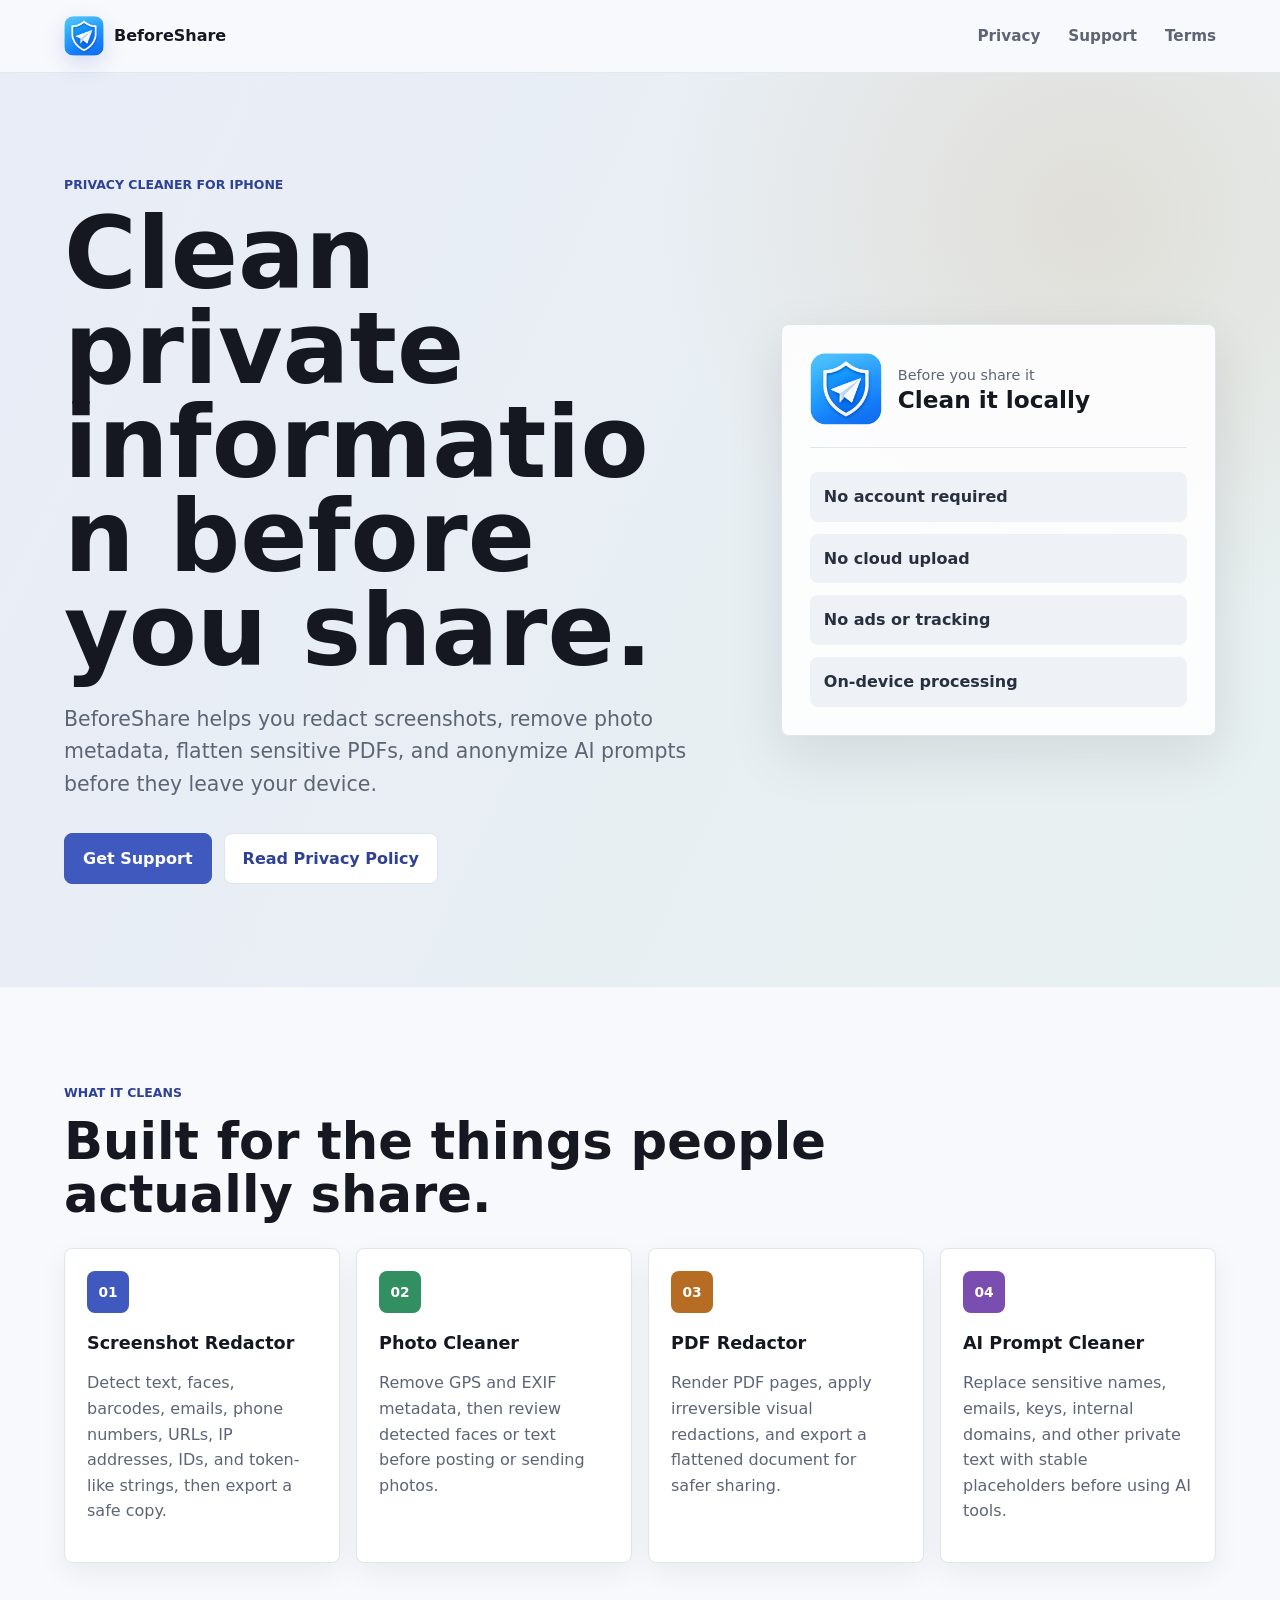
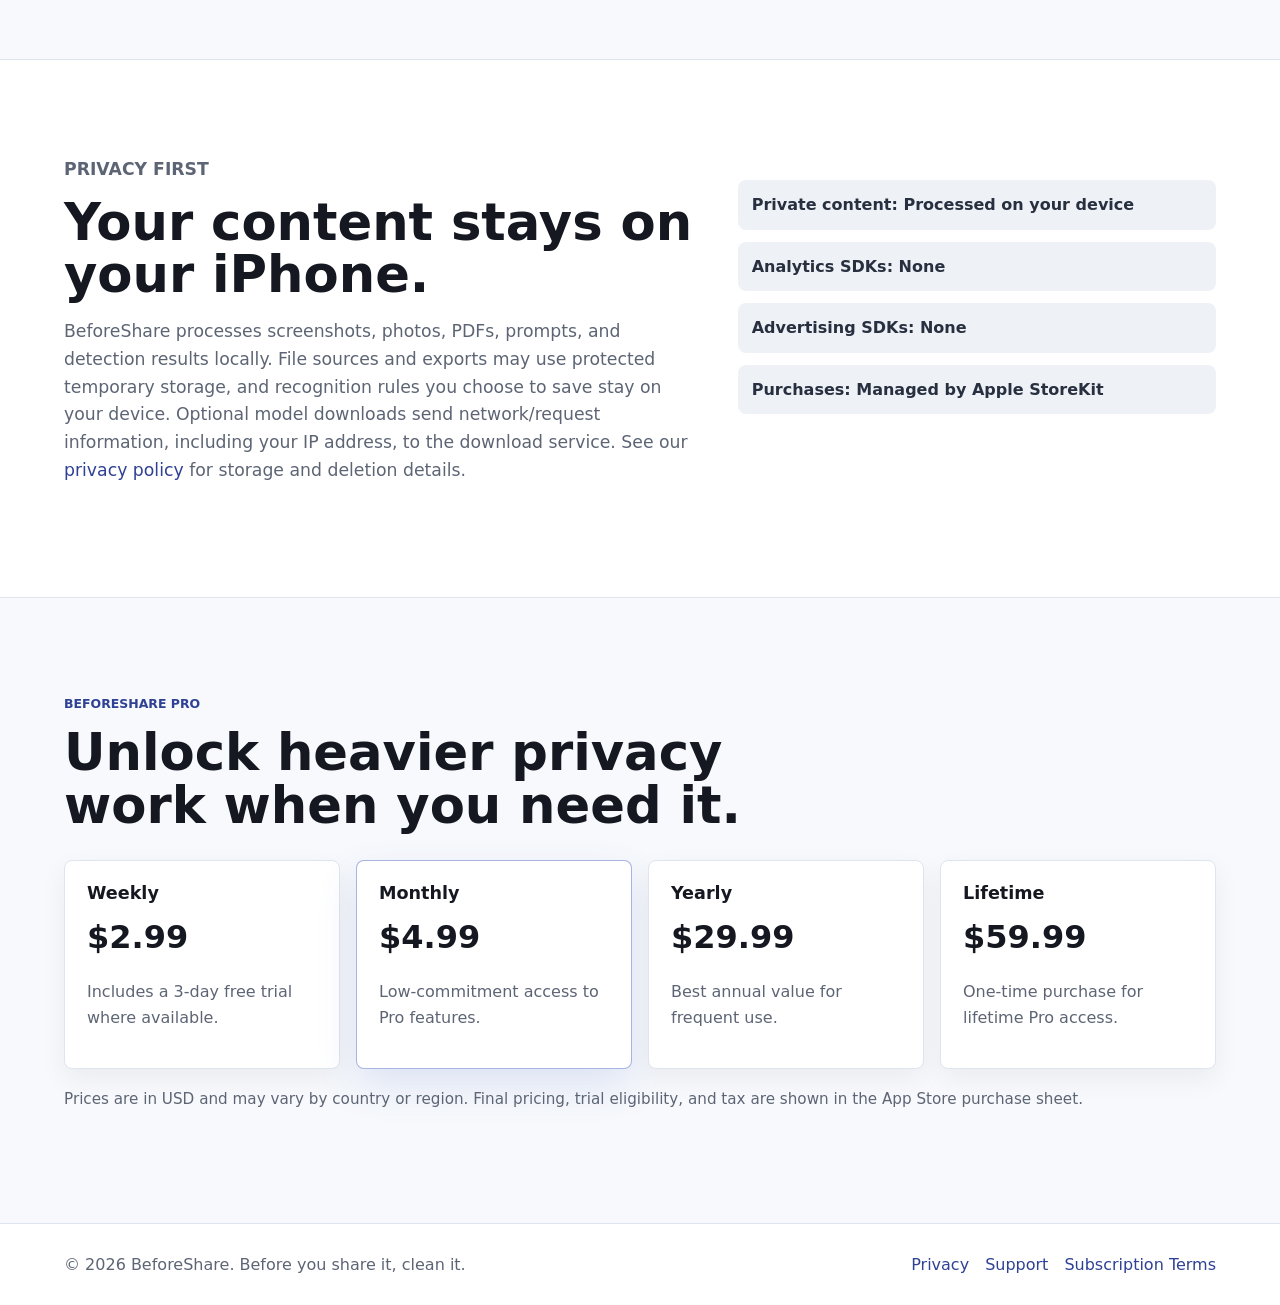
<file: index.html>
<!doctype html>
<html lang="en">
  <head>
    <meta charset="utf-8">
    <meta name="viewport" content="width=device-width, initial-scale=1">
    <title>BeforeShare - Clean private information before sharing</title>
    <meta name="description" content="BeforeShare helps you redact screenshots, clean photos, flatten PDFs, and anonymize AI prompts on device before you share.">
    <link rel="icon" href="assets/icon.png">
    <link rel="apple-touch-icon" href="assets/icon.png">
    <link rel="stylesheet" href="assets/style.css">
  </head>
  <body>
    <header class="site-header">
      <a class="brand" href="index.html" aria-label="BeforeShare home">
        <img src="assets/icon.png" alt="" width="40" height="40">
        <span>BeforeShare</span>
      </a>
      <nav class="nav" aria-label="Primary navigation">
        <a href="privacy.html">Privacy</a>
        <a href="support.html">Support</a>
        <a href="terms.html">Terms</a>
      </nav>
    </header>

    <main>
      <section class="hero">
        <div class="hero-copy">
          <p class="eyebrow">Privacy cleaner for iPhone</p>
          <h1>Clean private information before you share.</h1>
          <p class="hero-text">BeforeShare helps you redact screenshots, remove photo metadata, flatten sensitive PDFs, and anonymize AI prompts before they leave your device.</p>
          <div class="hero-actions">
            <a class="button primary" href="support.html">Get Support</a>
            <a class="button secondary" href="privacy.html">Read Privacy Policy</a>
          </div>
        </div>
        <div class="privacy-panel" aria-label="BeforeShare privacy promises">
          <div class="panel-top">
            <img src="assets/icon.png" alt="" width="72" height="72">
            <div>
              <p class="small-label">Before you share it</p>
              <strong>Clean it locally</strong>
            </div>
          </div>
          <ul class="check-list">
            <li>No account required</li>
            <li>No cloud upload</li>
            <li>No ads or tracking</li>
            <li>On-device processing</li>
          </ul>
        </div>
      </section>

      <section class="section">
        <div class="section-heading">
          <p class="eyebrow">What it cleans</p>
          <h2>Built for the things people actually share.</h2>
        </div>
        <div class="feature-grid">
          <article class="feature-card">
            <span class="feature-icon">01</span>
            <h3>Screenshot Redactor</h3>
            <p>Detect text, faces, barcodes, emails, phone numbers, URLs, IP addresses, IDs, and token-like strings, then export a safe copy.</p>
          </article>
          <article class="feature-card">
            <span class="feature-icon green">02</span>
            <h3>Photo Cleaner</h3>
            <p>Remove GPS and EXIF metadata, then review detected faces or text before posting or sending photos.</p>
          </article>
          <article class="feature-card">
            <span class="feature-icon amber">03</span>
            <h3>PDF Redactor</h3>
            <p>Render PDF pages, apply irreversible visual redactions, and export a flattened document for safer sharing.</p>
          </article>
          <article class="feature-card">
            <span class="feature-icon violet">04</span>
            <h3>AI Prompt Cleaner</h3>
            <p>Replace sensitive names, emails, keys, internal domains, and other private text with stable placeholders before using AI tools.</p>
          </article>
        </div>
      </section>

      <section class="section split-band">
        <div>
          <p class="eyebrow">Privacy first</p>
          <h2>Your content stays on your iPhone.</h2>
          <p>BeforeShare processes screenshots, photos, PDFs, prompts, and detection results locally. File sources and exports may use protected temporary storage, and recognition rules you choose to save stay on your device. Optional model downloads send network/request information, including your IP address, to the download service. See our <a href="privacy.html">privacy policy</a> for storage and deletion details.</p>
        </div>
        <ul class="facts">
          <li><strong>Private content:</strong> Processed on your device</li>
          <li><strong>Analytics SDKs:</strong> None</li>
          <li><strong>Advertising SDKs:</strong> None</li>
          <li><strong>Purchases:</strong> Managed by Apple StoreKit</li>
        </ul>
      </section>

      <section class="section">
        <div class="section-heading">
          <p class="eyebrow">BeforeShare Pro</p>
          <h2>Unlock heavier privacy work when you need it.</h2>
        </div>
        <div class="pricing-grid">
          <div class="price-card">
            <h3>Weekly</h3>
            <p class="price">$2.99</p>
            <p>Includes a 3-day free trial where available.</p>
          </div>
          <div class="price-card highlighted">
            <h3>Monthly</h3>
            <p class="price">$4.99</p>
            <p>Low-commitment access to Pro features.</p>
          </div>
          <div class="price-card">
            <h3>Yearly</h3>
            <p class="price">$29.99</p>
            <p>Best annual value for frequent use.</p>
          </div>
          <div class="price-card">
            <h3>Lifetime</h3>
            <p class="price">$59.99</p>
            <p>One-time purchase for lifetime Pro access.</p>
          </div>
        </div>
        <p class="note">Prices are in USD and may vary by country or region. Final pricing, trial eligibility, and tax are shown in the App Store purchase sheet.</p>
      </section>
    </main>

    <footer class="site-footer">
      <p>© 2026 BeforeShare. Before you share it, clean it.</p>
      <div>
        <a href="privacy.html">Privacy</a>
        <a href="support.html">Support</a>
        <a href="terms.html">Subscription Terms</a>
      </div>
    </footer>
  </body>
</html>
</file>
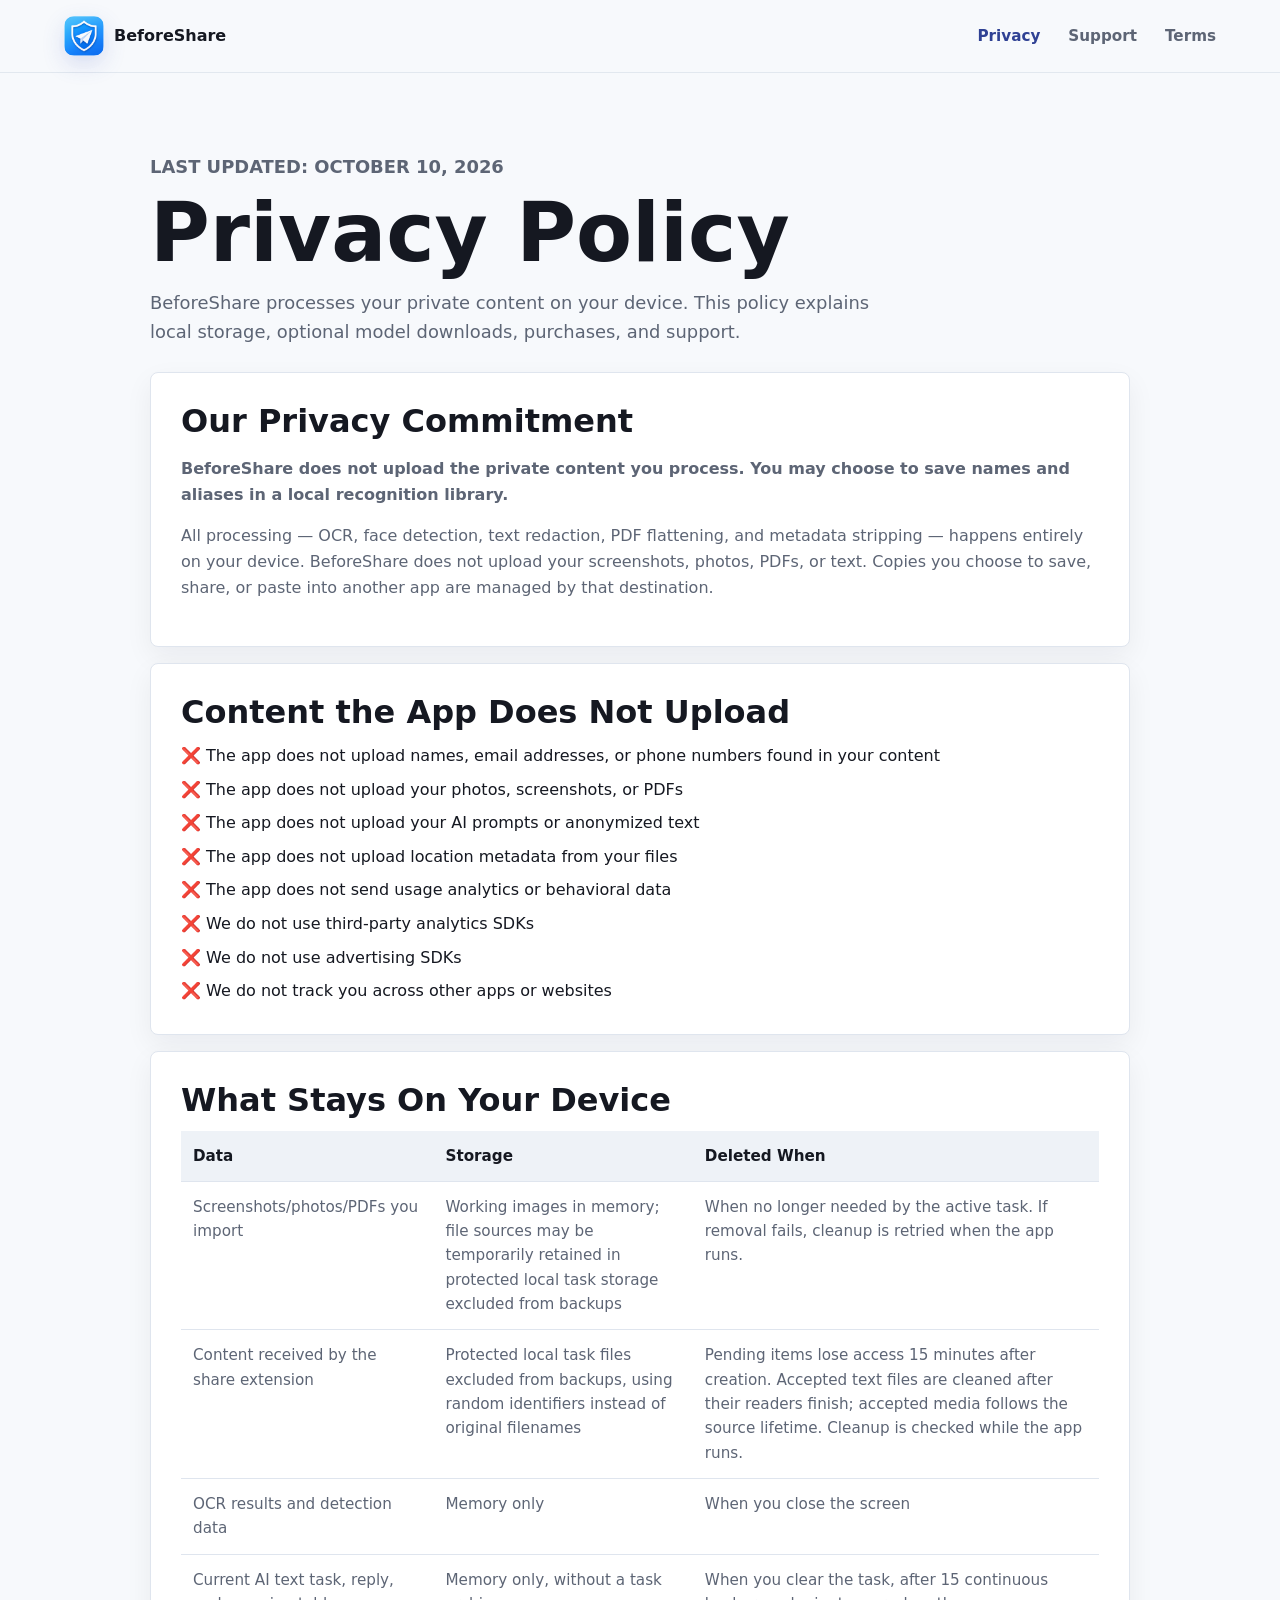
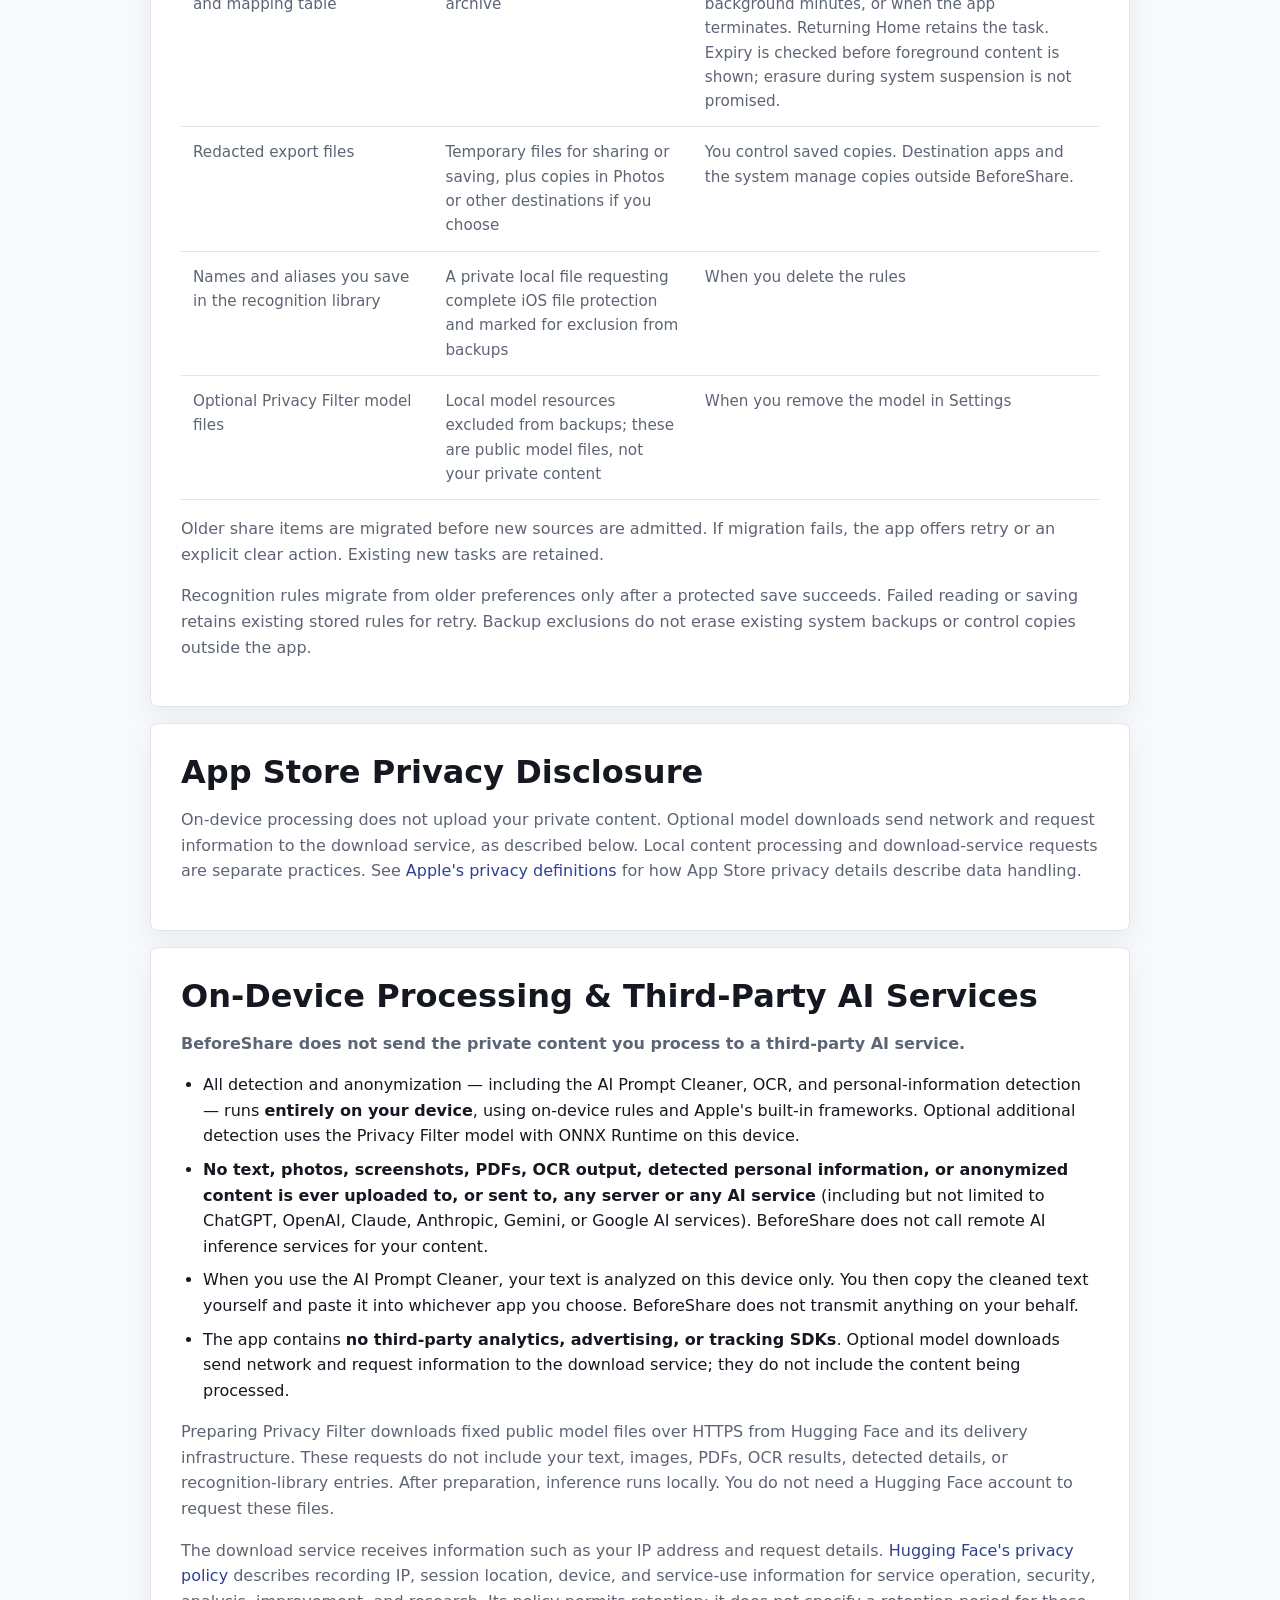
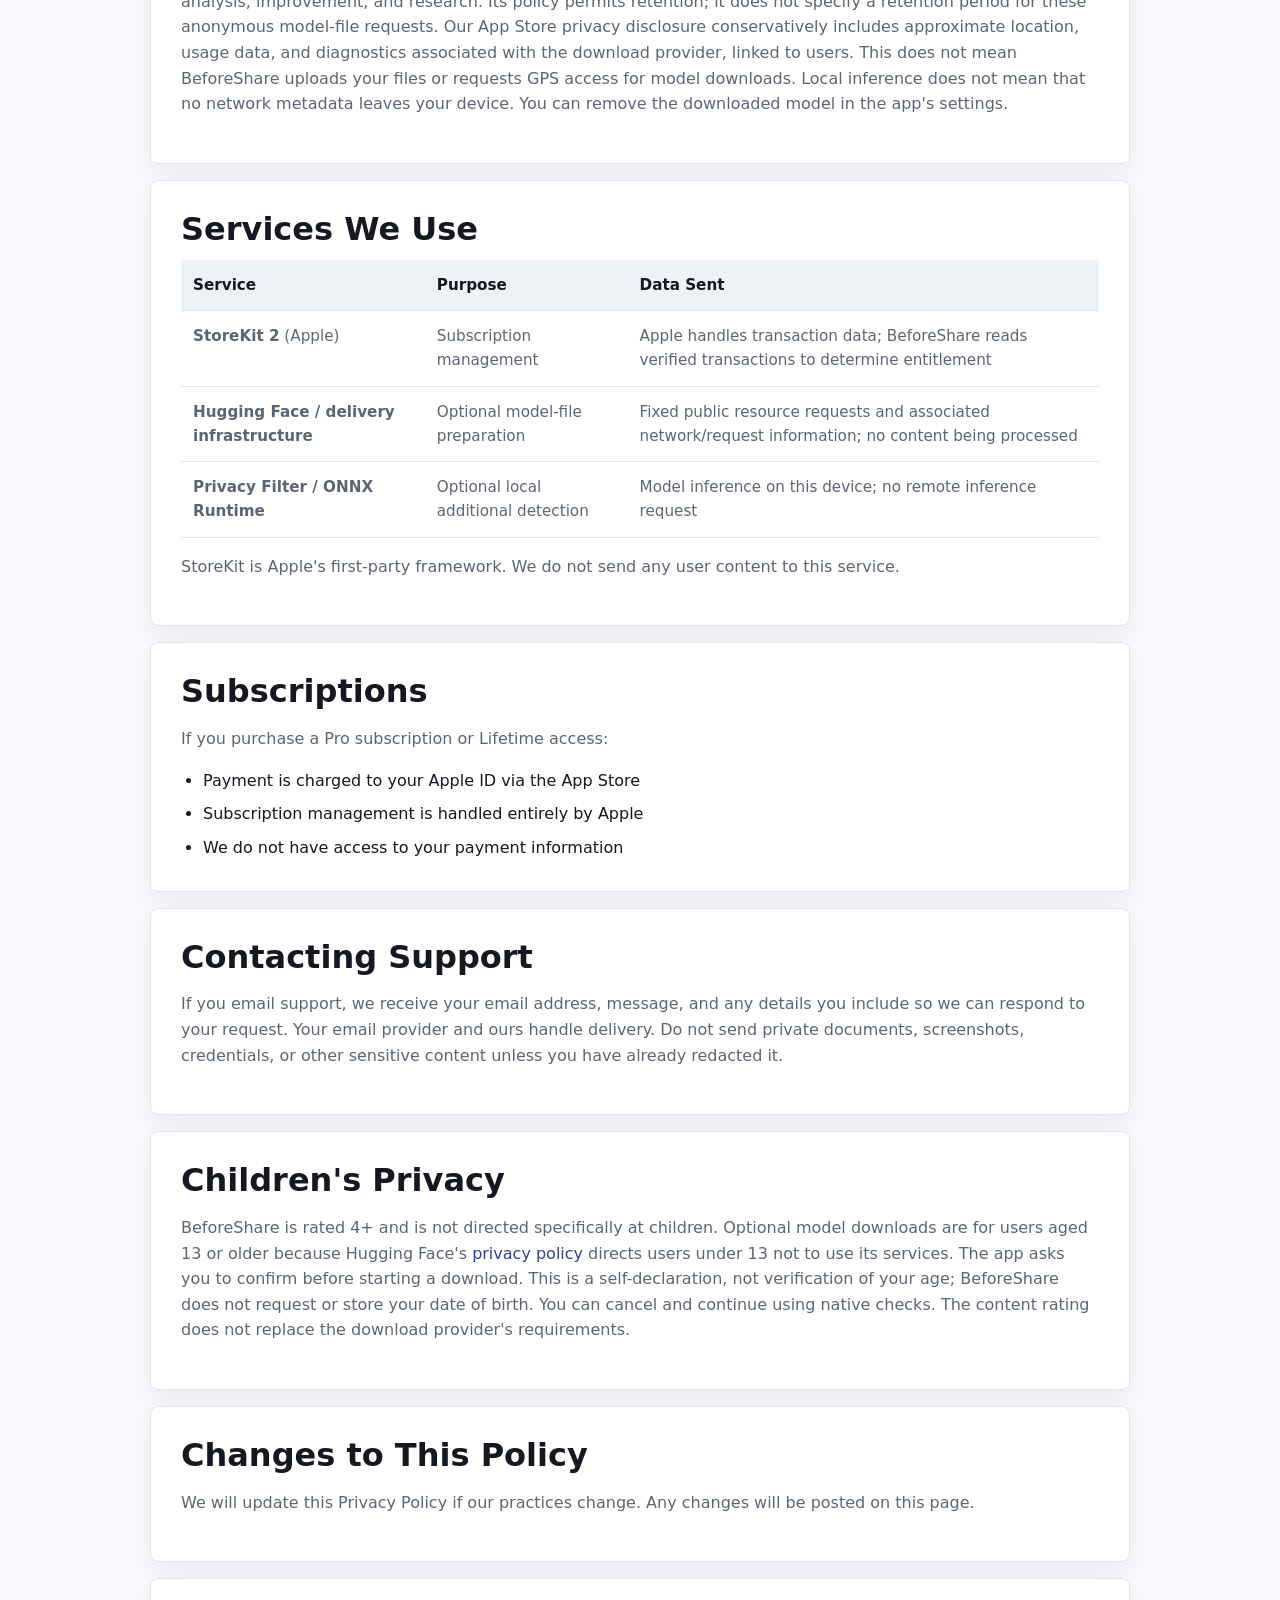
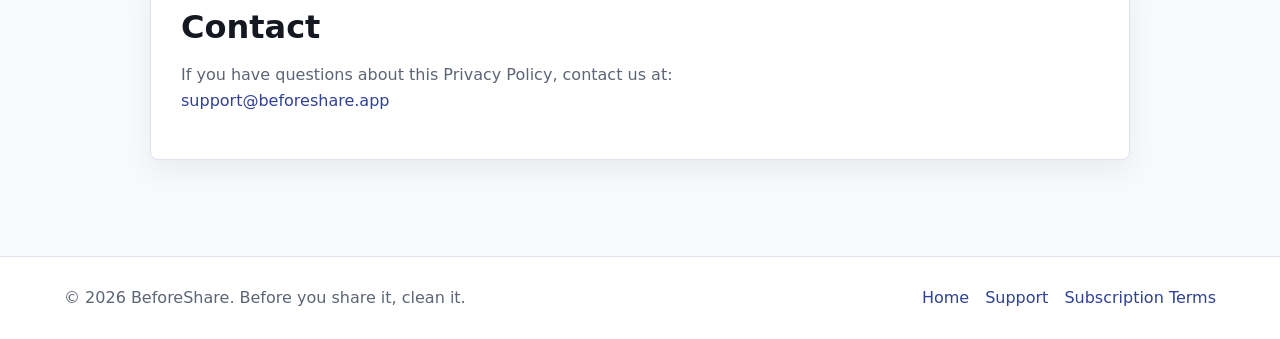
<file: privacy.html>
<!doctype html>
<html lang="en">
  <head>
    <meta charset="utf-8">
    <meta name="viewport" content="width=device-width, initial-scale=1">
    <title>Privacy Policy - BeforeShare</title>
    <meta name="description" content="BeforeShare privacy policy: no account, no cloud upload, no ads, no tracking, and on-device processing.">
    <link rel="icon" href="assets/icon.png">
    <link rel="apple-touch-icon" href="assets/icon.png">
    <link rel="stylesheet" href="assets/style.css">
  </head>
  <body>
    <header class="site-header">
      <a class="brand" href="index.html" aria-label="BeforeShare home">
        <img src="assets/icon.png" alt="" width="40" height="40">
        <span>BeforeShare</span>
      </a>
      <nav class="nav" aria-label="Primary navigation">
        <a aria-current="page" href="privacy.html">Privacy</a>
        <a href="support.html">Support</a>
        <a href="terms.html">Terms</a>
      </nav>
    </header>

    <main class="legal-page">
      <section class="page-hero">
        <p class="eyebrow">Last updated: October 10, 2026</p>
        <h1>Privacy Policy</h1>
        <p>BeforeShare processes your private content on your device. This policy explains local storage, optional model downloads, purchases, and support.</p>
      </section>

      <section class="legal-card">
        <h2>Our Privacy Commitment</h2>
        <p><strong>BeforeShare does not upload the private content you process. You may choose to save names and aliases in a local recognition library.</strong></p>
        <p>All processing — OCR, face detection, text redaction, PDF flattening, and metadata stripping — happens entirely on your device. BeforeShare does not upload your screenshots, photos, PDFs, or text. Copies you choose to save, share, or paste into another app are managed by that destination.</p>
      </section>

      <section class="legal-card">
        <h2>Content the App Does Not Upload</h2>
        <ul style="list-style: none; padding-left: 0;">
          <li>❌ The app does not upload names, email addresses, or phone numbers found in your content</li>
          <li>❌ The app does not upload your photos, screenshots, or PDFs</li>
          <li>❌ The app does not upload your AI prompts or anonymized text</li>
          <li>❌ The app does not upload location metadata from your files</li>
          <li>❌ The app does not send usage analytics or behavioral data</li>
          <li>❌ We do not use third-party analytics SDKs</li>
          <li>❌ We do not use advertising SDKs</li>
          <li>❌ We do not track you across other apps or websites</li>
        </ul>
      </section>

      <section class="legal-card">
        <h2>What Stays On Your Device</h2>
        <div class="table-wrap">
          <table>
            <thead>
              <tr>
                <th>Data</th>
                <th>Storage</th>
                <th>Deleted When</th>
              </tr>
            </thead>
            <tbody>
              <tr>
                <td>Screenshots/photos/PDFs you import</td>
                <td>Working images in memory; file sources may be temporarily retained in protected local task storage excluded from backups</td>
                <td>When no longer needed by the active task. If removal fails, cleanup is retried when the app runs.</td>
              </tr>
              <tr>
                <td>Content received by the share extension</td>
                <td>Protected local task files excluded from backups, using random identifiers instead of original filenames</td>
                <td>Pending items lose access 15 minutes after creation. Accepted text files are cleaned after their readers finish; accepted media follows the source lifetime. Cleanup is checked while the app runs.</td>
              </tr>
              <tr>
                <td>OCR results and detection data</td>
                <td>Memory only</td>
                <td>When you close the screen</td>
              </tr>
              <tr>
                <td>Current AI text task, reply, and mapping table</td>
                <td>Memory only, without a task archive</td>
                <td>When you clear the task, after 15 continuous background minutes, or when the app terminates. Returning Home retains the task. Expiry is checked before foreground content is shown; erasure during system suspension is not promised.</td>
              </tr>
              <tr>
                <td>Redacted export files</td>
                <td>Temporary files for sharing or saving, plus copies in Photos or other destinations if you choose</td>
                <td>You control saved copies. Destination apps and the system manage copies outside BeforeShare.</td>
              </tr>
              <tr>
                <td>Names and aliases you save in the recognition library</td>
                <td>A private local file requesting complete iOS file protection and marked for exclusion from backups</td>
                <td>When you delete the rules</td>
              </tr>
              <tr>
                <td>Optional Privacy Filter model files</td>
                <td>Local model resources excluded from backups; these are public model files, not your private content</td>
                <td>When you remove the model in Settings</td>
              </tr>
            </tbody>
          </table>
        </div>
        <p>Older share items are migrated before new sources are admitted. If migration fails, the app offers retry or an explicit clear action. Existing new tasks are retained.</p>
        <p>Recognition rules migrate from older preferences only after a protected save succeeds. Failed reading or saving retains existing stored rules for retry. Backup exclusions do not erase existing system backups or control copies outside the app.</p>
      </section>

      <section class="legal-card">
        <h2>App Store Privacy Disclosure</h2>
        <p>On-device processing does not upload your private content. Optional model downloads send network and request information to the download service, as described below. Local content processing and download-service requests are separate practices. See <a href="https://developer.apple.com/app-store/app-privacy-details/">Apple's privacy definitions</a> for how App Store privacy details describe data handling.</p>
      </section>

      <section class="legal-card">
        <h2>On-Device Processing &amp; Third-Party AI Services</h2>
        <p><strong>BeforeShare does not send the private content you process to a third-party AI service.</strong></p>
        <ul>
          <li>All detection and anonymization — including the AI Prompt Cleaner, OCR, and personal-information detection — runs <strong>entirely on your device</strong>, using on-device rules and Apple's built-in frameworks. Optional additional detection uses the Privacy Filter model with ONNX Runtime on this device.</li>
          <li><strong>No text, photos, screenshots, PDFs, OCR output, detected personal information, or anonymized content is ever uploaded to, or sent to, any server or any AI service</strong> (including but not limited to ChatGPT, OpenAI, Claude, Anthropic, Gemini, or Google AI services). BeforeShare does not call remote AI inference services for your content.</li>
          <li>When you use the AI Prompt Cleaner, your text is analyzed on this device only. You then copy the cleaned text yourself and paste it into whichever app you choose. BeforeShare does not transmit anything on your behalf.</li>
          <li>The app contains <strong>no third-party analytics, advertising, or tracking SDKs</strong>. Optional model downloads send network and request information to the download service; they do not include the content being processed.</li>
        </ul>
        <p style="margin-top: 16px;">Preparing Privacy Filter downloads fixed public model files over HTTPS from Hugging Face and its delivery infrastructure. These requests do not include your text, images, PDFs, OCR results, detected details, or recognition-library entries. After preparation, inference runs locally. You do not need a Hugging Face account to request these files.</p>
        <p>The download service receives information such as your IP address and request details. <a href="https://huggingface.co/privacy">Hugging Face's privacy policy</a> describes recording IP, session location, device, and service-use information for service operation, security, analysis, improvement, and research. Its policy permits retention; it does not specify a retention period for these anonymous model-file requests. Our App Store privacy disclosure conservatively includes approximate location, usage data, and diagnostics associated with the download provider, linked to users. This does not mean BeforeShare uploads your files or requests GPS access for model downloads. Local inference does not mean that no network metadata leaves your device. You can remove the downloaded model in the app's settings.</p>
      </section>

      <section class="legal-card">
        <h2>Services We Use</h2>
        <div class="table-wrap">
          <table>
            <thead>
              <tr>
                <th>Service</th>
                <th>Purpose</th>
                <th>Data Sent</th>
              </tr>
            </thead>
            <tbody>
              <tr>
                <td><strong>StoreKit 2</strong> (Apple)</td>
                <td>Subscription management</td>
                <td>Apple handles transaction data; BeforeShare reads verified transactions to determine entitlement</td>
              </tr>
              <tr>
                <td><strong>Hugging Face / delivery infrastructure</strong></td>
                <td>Optional model-file preparation</td>
                <td>Fixed public resource requests and associated network/request information; no content being processed</td>
              </tr>
              <tr>
                <td><strong>Privacy Filter / ONNX Runtime</strong></td>
                <td>Optional local additional detection</td>
                <td>Model inference on this device; no remote inference request</td>
              </tr>
            </tbody>
          </table>
        </div>
        <p style="margin-top: 16px;">StoreKit is Apple's first-party framework. We do not send any user content to this service.</p>
      </section>

      <section class="legal-card">
        <h2>Subscriptions</h2>
        <p>If you purchase a Pro subscription or Lifetime access:</p>
        <ul>
          <li>Payment is charged to your Apple ID via the App Store</li>
          <li>Subscription management is handled entirely by Apple</li>
          <li>We do not have access to your payment information</li>
        </ul>
      </section>

      <section class="legal-card">
        <h2>Contacting Support</h2>
        <p>If you email support, we receive your email address, message, and any details you include so we can respond to your request. Your email provider and ours handle delivery. Do not send private documents, screenshots, credentials, or other sensitive content unless you have already redacted it.</p>
      </section>

      <section class="legal-card">
        <h2>Children's Privacy</h2>
        <p>BeforeShare is rated 4+ and is not directed specifically at children. Optional model downloads are for users aged 13 or older because Hugging Face's <a href="https://huggingface.co/privacy">privacy policy</a> directs users under 13 not to use its services. The app asks you to confirm before starting a download. This is a self-declaration, not verification of your age; BeforeShare does not request or store your date of birth. You can cancel and continue using native checks. The content rating does not replace the download provider's requirements.</p>
      </section>

      <section class="legal-card">
        <h2>Changes to This Policy</h2>
        <p>We will update this Privacy Policy if our practices change. Any changes will be posted on this page.</p>
      </section>

      <section class="legal-card">
        <h2>Contact</h2>
        <p>If you have questions about this Privacy Policy, contact us at:<br>
        <a href="mailto:support@beforeshare.app">support@beforeshare.app</a></p>
      </section>
    </main>

    <footer class="site-footer">
      <p>© 2026 BeforeShare. Before you share it, clean it.</p>
      <div>
        <a href="index.html">Home</a>
        <a href="support.html">Support</a>
        <a href="terms.html">Subscription Terms</a>
      </div>
    </footer>
  </body>
</html>
</file>
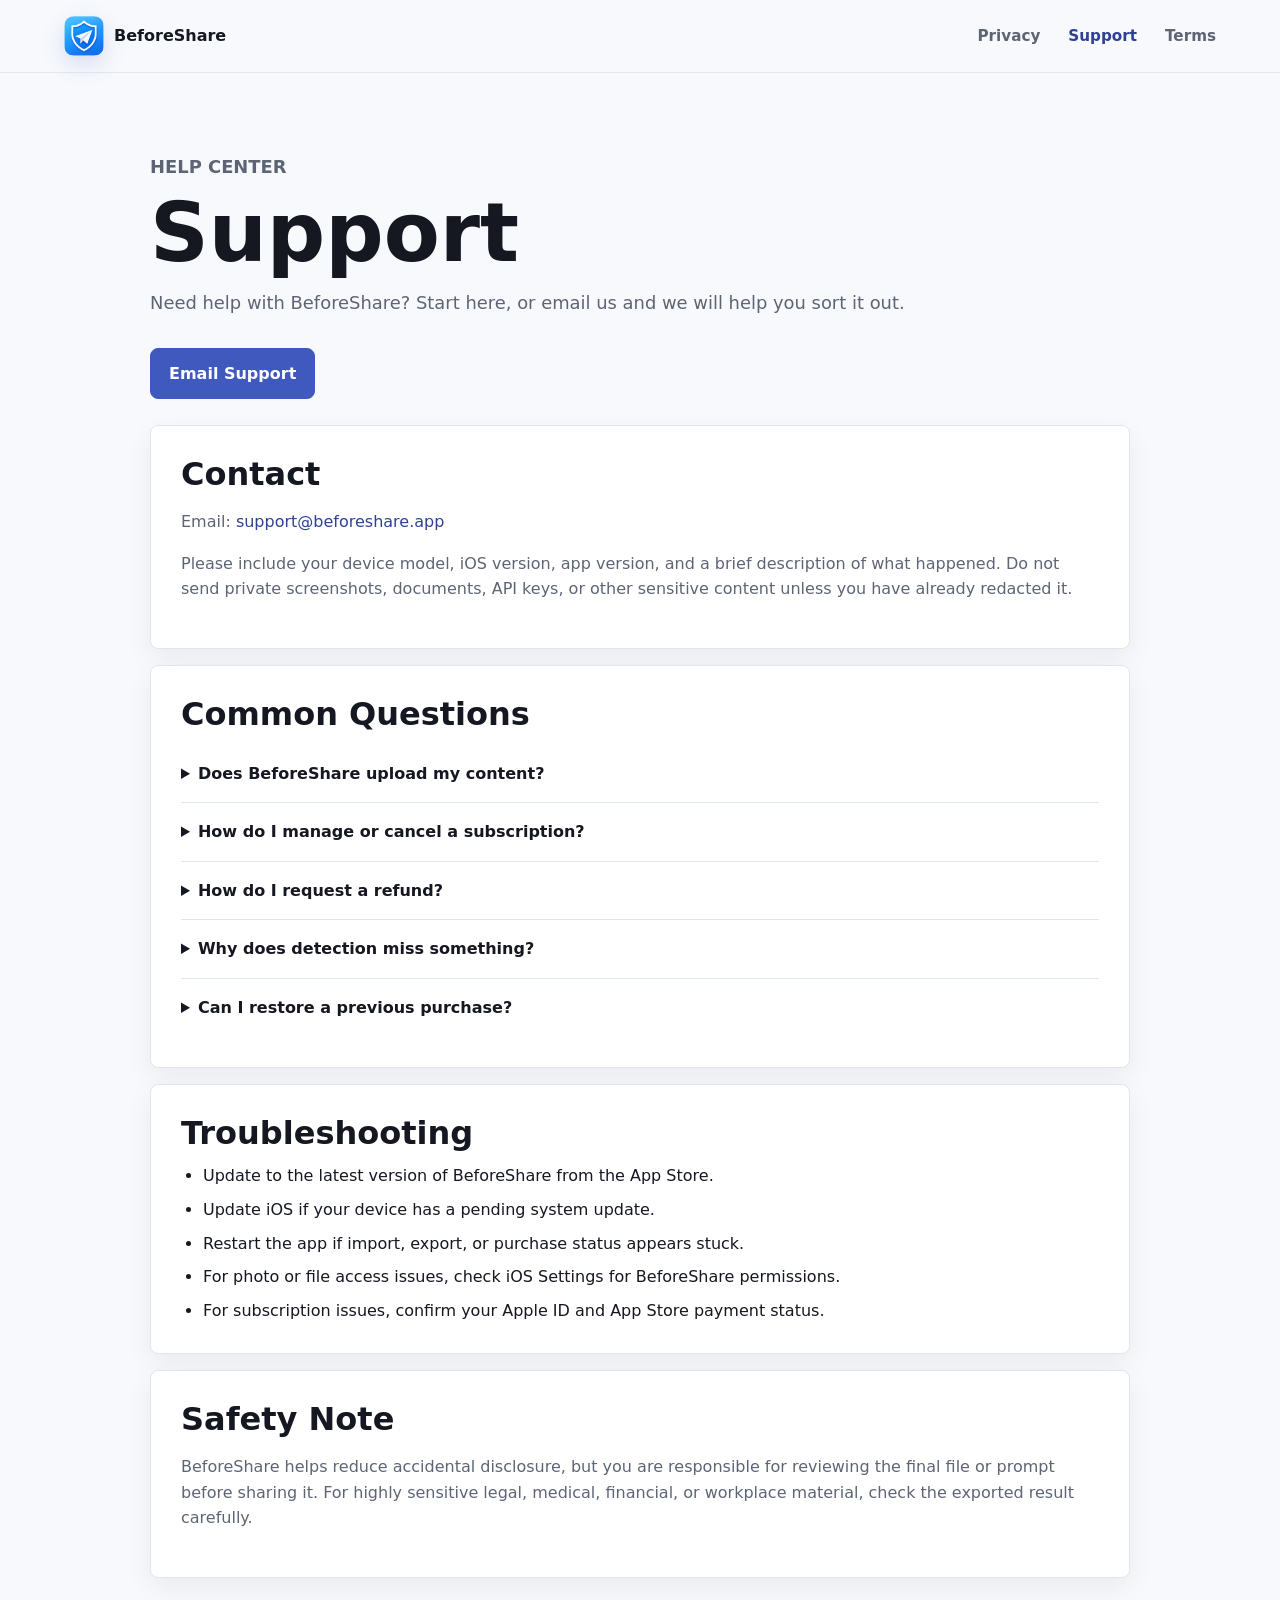
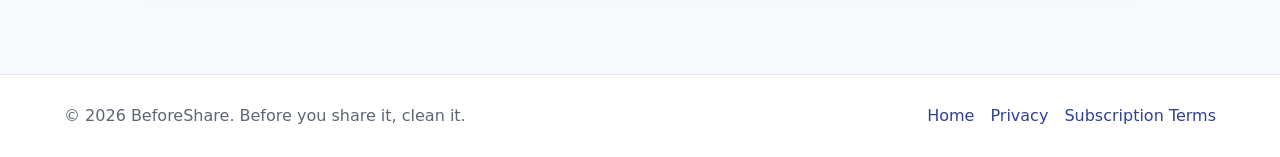
<file: support.html>
<!doctype html>
<html lang="en">
  <head>
    <meta charset="utf-8">
    <meta name="viewport" content="width=device-width, initial-scale=1">
    <title>Support - BeforeShare</title>
    <meta name="description" content="Get support for BeforeShare, including privacy cleaner help, subscriptions, refunds, and troubleshooting.">
    <link rel="icon" href="assets/icon.png">
    <link rel="apple-touch-icon" href="assets/icon.png">
    <link rel="stylesheet" href="assets/style.css">
  </head>
  <body>
    <header class="site-header">
      <a class="brand" href="index.html" aria-label="BeforeShare home">
        <img src="assets/icon.png" alt="" width="40" height="40">
        <span>BeforeShare</span>
      </a>
      <nav class="nav" aria-label="Primary navigation">
        <a href="privacy.html">Privacy</a>
        <a aria-current="page" href="support.html">Support</a>
        <a href="terms.html">Terms</a>
      </nav>
    </header>

    <main class="legal-page">
      <section class="page-hero">
        <p class="eyebrow">Help Center</p>
        <h1>Support</h1>
        <p>Need help with BeforeShare? Start here, or email us and we will help you sort it out.</p>
        <a class="button primary" href="mailto:support@beforeshare.app?subject=BeforeShare%20Support">Email Support</a>
      </section>

      <section class="legal-card">
        <h2>Contact</h2>
        <p>Email: <a href="mailto:support@beforeshare.app">support@beforeshare.app</a></p>
        <p>Please include your device model, iOS version, app version, and a brief description of what happened. Do not send private screenshots, documents, API keys, or other sensitive content unless you have already redacted it.</p>
      </section>

      <section class="legal-card">
        <h2>Common Questions</h2>
        <details>
          <summary>Does BeforeShare upload my content?</summary>
          <p>No. BeforeShare is designed for on-device processing. Screenshots, photos, PDFs, prompts, OCR results, and placeholder mappings are not uploaded by BeforeShare.</p>
        </details>
        <details>
          <summary>How do I manage or cancel a subscription?</summary>
          <p>Open the Settings app on your iPhone, tap your Apple ID, choose Subscriptions, then select BeforeShare. Apple manages subscription billing and cancellation.</p>
        </details>
        <details>
          <summary>How do I request a refund?</summary>
          <p>Refunds are handled by Apple. Visit <a href="https://reportaproblem.apple.com/">reportaproblem.apple.com</a>, sign in with your Apple ID, and choose the BeforeShare purchase.</p>
        </details>
        <details>
          <summary>Why does detection miss something?</summary>
          <p>Automatic detection can vary based on image quality, language, formatting, lighting, and document layout. Always review detected areas before exporting a file.</p>
        </details>
        <details>
          <summary>Can I restore a previous purchase?</summary>
          <p>Yes. Use the Restore Purchases option in the app. Make sure you are signed in with the Apple ID used for the original purchase.</p>
        </details>
      </section>

      <section class="legal-card">
        <h2>Troubleshooting</h2>
        <ul>
          <li>Update to the latest version of BeforeShare from the App Store.</li>
          <li>Update iOS if your device has a pending system update.</li>
          <li>Restart the app if import, export, or purchase status appears stuck.</li>
          <li>For photo or file access issues, check iOS Settings for BeforeShare permissions.</li>
          <li>For subscription issues, confirm your Apple ID and App Store payment status.</li>
        </ul>
      </section>

      <section class="legal-card">
        <h2>Safety Note</h2>
        <p>BeforeShare helps reduce accidental disclosure, but you are responsible for reviewing the final file or prompt before sharing it. For highly sensitive legal, medical, financial, or workplace material, check the exported result carefully.</p>
      </section>
    </main>

    <footer class="site-footer">
      <p>© 2026 BeforeShare. Before you share it, clean it.</p>
      <div>
        <a href="index.html">Home</a>
        <a href="privacy.html">Privacy</a>
        <a href="terms.html">Subscription Terms</a>
      </div>
    </footer>
  </body>
</html>
</file>
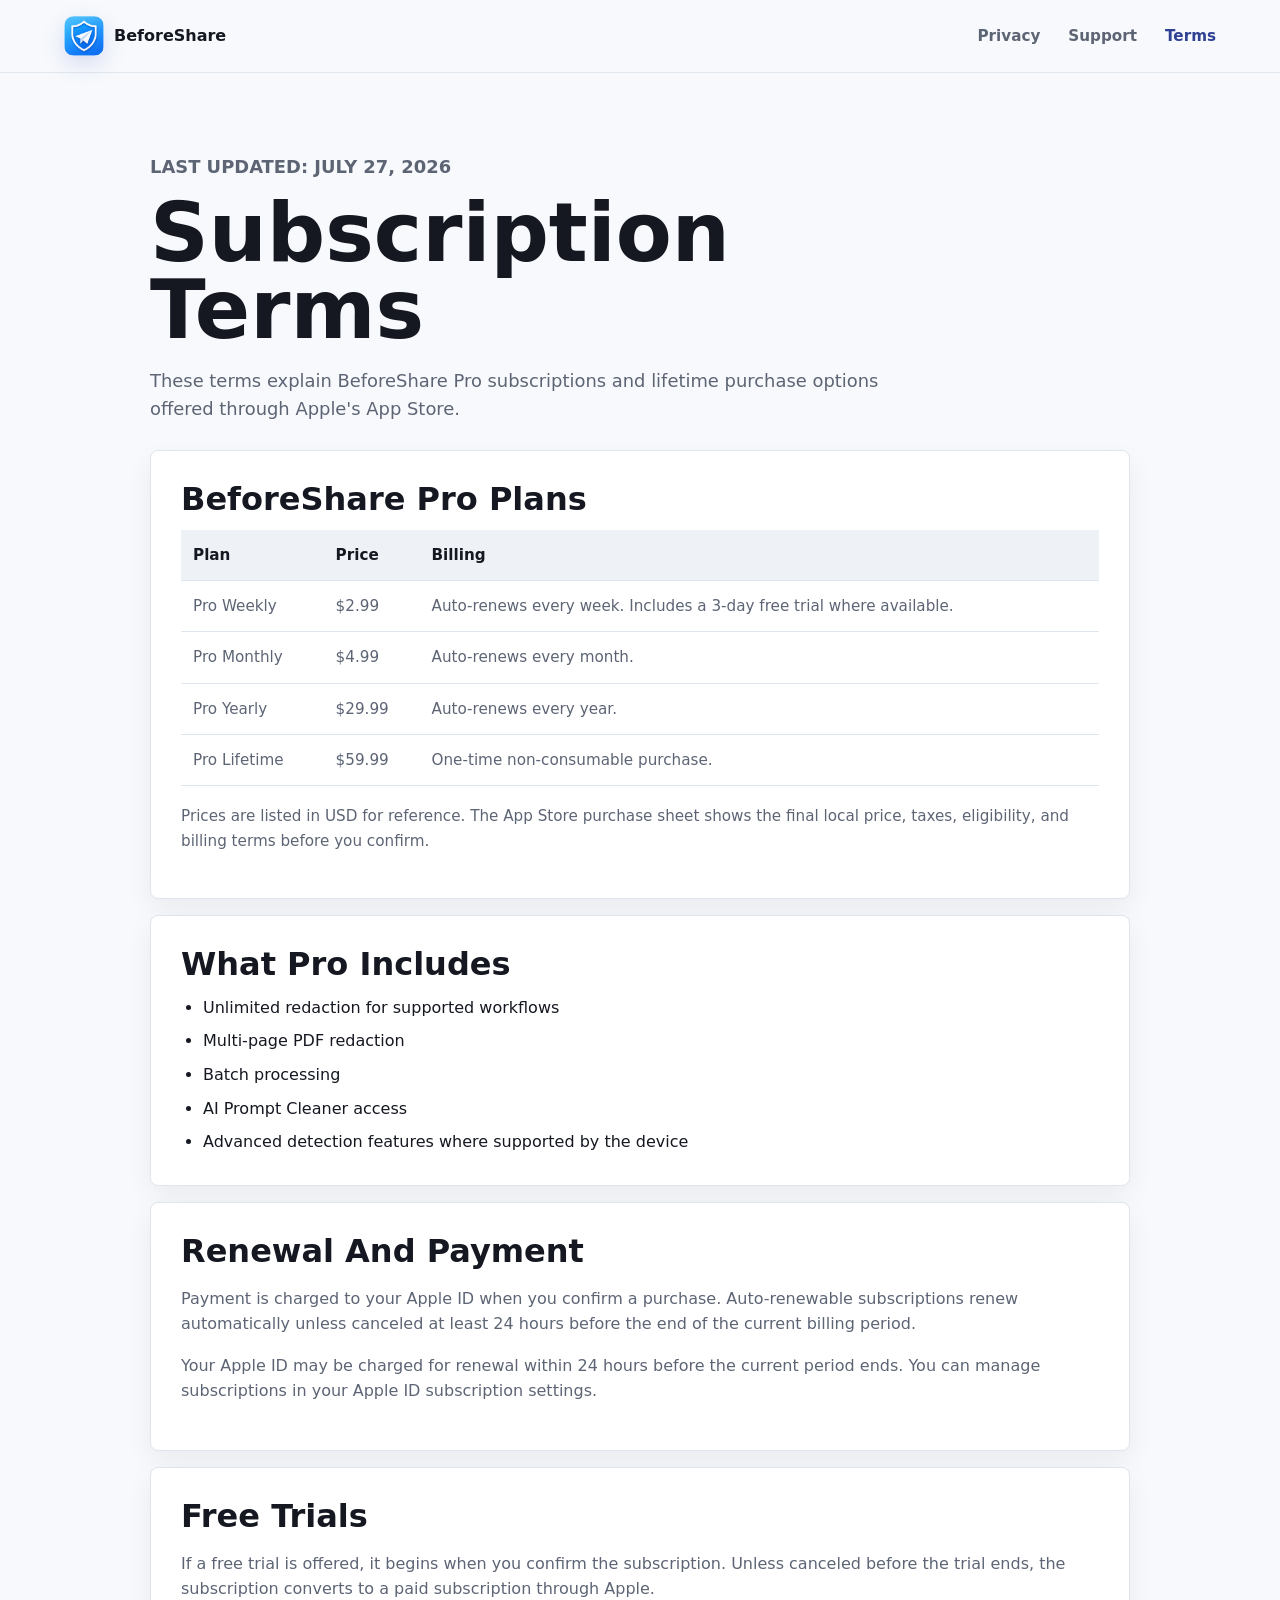
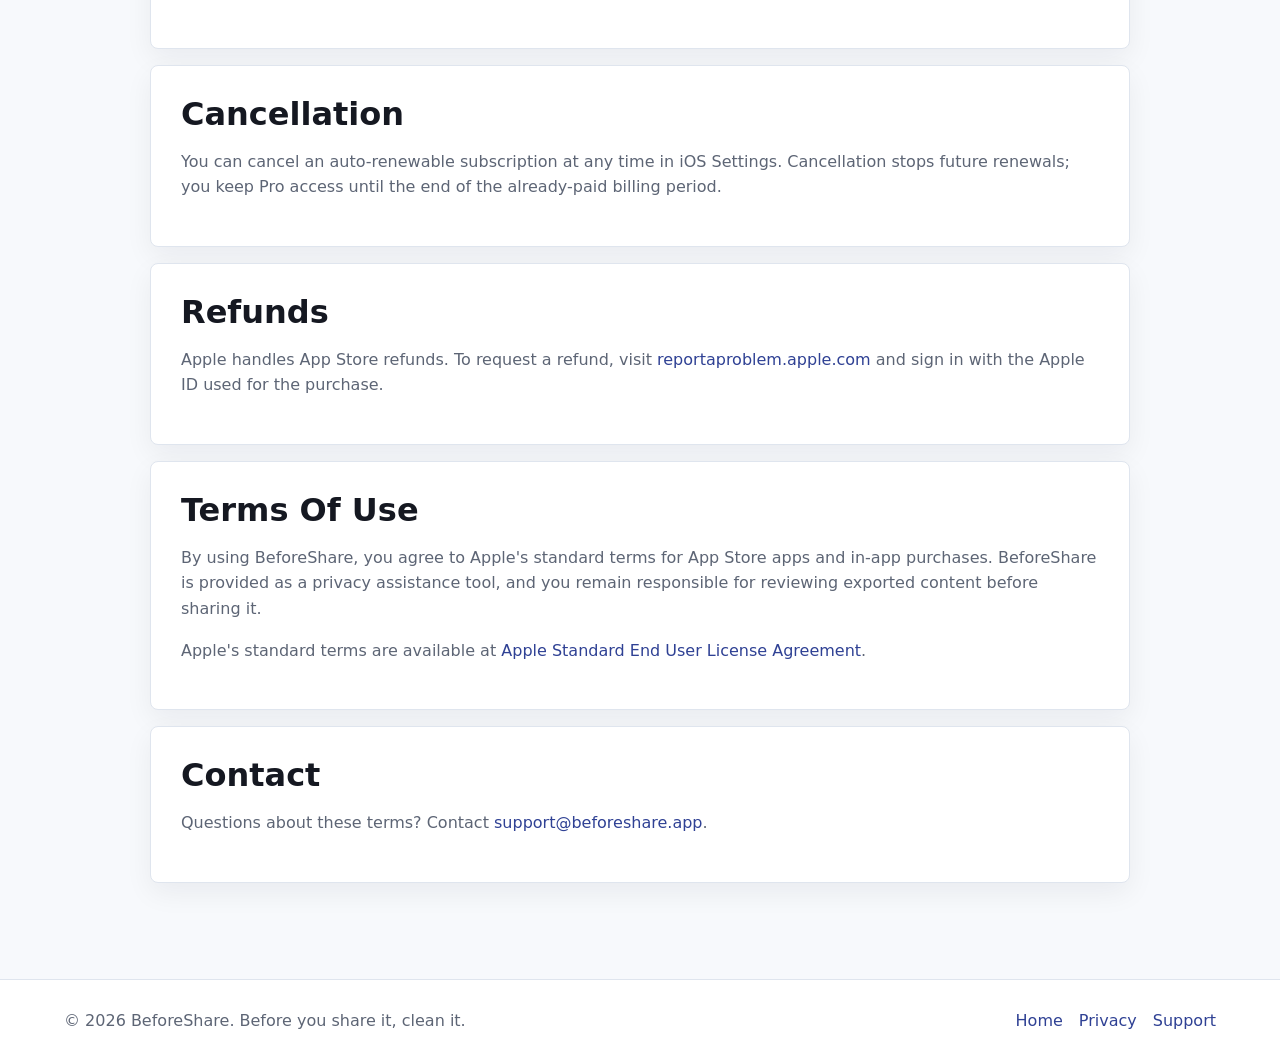
<file: terms.html>
<!doctype html>
<html lang="en">
  <head>
    <meta charset="utf-8">
    <meta name="viewport" content="width=device-width, initial-scale=1">
    <title>Subscription Terms - BeforeShare</title>
    <meta name="description" content="BeforeShare Pro subscription terms, renewal, cancellation, trial, and lifetime purchase information.">
    <link rel="icon" href="assets/icon.png">
    <link rel="apple-touch-icon" href="assets/icon.png">
    <link rel="stylesheet" href="assets/style.css">
  </head>
  <body>
    <header class="site-header">
      <a class="brand" href="index.html" aria-label="BeforeShare home">
        <img src="assets/icon.png" alt="" width="40" height="40">
        <span>BeforeShare</span>
      </a>
      <nav class="nav" aria-label="Primary navigation">
        <a href="privacy.html">Privacy</a>
        <a href="support.html">Support</a>
        <a aria-current="page" href="terms.html">Terms</a>
      </nav>
    </header>

    <main class="legal-page">
      <section class="page-hero">
        <p class="eyebrow">Last updated: July 27, 2026</p>
        <h1>Subscription Terms</h1>
        <p>These terms explain BeforeShare Pro subscriptions and lifetime purchase options offered through Apple's App Store.</p>
      </section>

      <section class="legal-card">
        <h2>BeforeShare Pro Plans</h2>
        <div class="table-wrap">
          <table>
            <thead>
              <tr>
                <th>Plan</th>
                <th>Price</th>
                <th>Billing</th>
              </tr>
            </thead>
            <tbody>
              <tr>
                <td>Pro Weekly</td>
                <td>$2.99</td>
                <td>Auto-renews every week. Includes a 3-day free trial where available.</td>
              </tr>
              <tr>
                <td>Pro Monthly</td>
                <td>$4.99</td>
                <td>Auto-renews every month.</td>
              </tr>
              <tr>
                <td>Pro Yearly</td>
                <td>$29.99</td>
                <td>Auto-renews every year.</td>
              </tr>
              <tr>
                <td>Pro Lifetime</td>
                <td>$59.99</td>
                <td>One-time non-consumable purchase.</td>
              </tr>
            </tbody>
          </table>
        </div>
        <p class="note">Prices are listed in USD for reference. The App Store purchase sheet shows the final local price, taxes, eligibility, and billing terms before you confirm.</p>
      </section>

      <section class="legal-card">
        <h2>What Pro Includes</h2>
        <ul>
          <li>Unlimited redaction for supported workflows</li>
          <li>Multi-page PDF redaction</li>
          <li>Batch processing</li>
          <li>AI Prompt Cleaner access</li>
          <li>Advanced detection features where supported by the device</li>
        </ul>
      </section>

      <section class="legal-card">
        <h2>Renewal And Payment</h2>
        <p>Payment is charged to your Apple ID when you confirm a purchase. Auto-renewable subscriptions renew automatically unless canceled at least 24 hours before the end of the current billing period.</p>
        <p>Your Apple ID may be charged for renewal within 24 hours before the current period ends. You can manage subscriptions in your Apple ID subscription settings.</p>
      </section>

      <section class="legal-card">
        <h2>Free Trials</h2>
        <p>If a free trial is offered, it begins when you confirm the subscription. Unless canceled before the trial ends, the subscription converts to a paid subscription through Apple.</p>
      </section>

      <section class="legal-card">
        <h2>Cancellation</h2>
        <p>You can cancel an auto-renewable subscription at any time in iOS Settings. Cancellation stops future renewals; you keep Pro access until the end of the already-paid billing period.</p>
      </section>

      <section class="legal-card">
        <h2>Refunds</h2>
        <p>Apple handles App Store refunds. To request a refund, visit <a href="https://reportaproblem.apple.com/">reportaproblem.apple.com</a> and sign in with the Apple ID used for the purchase.</p>
      </section>

      <section class="legal-card">
        <h2>Terms Of Use</h2>
        <p>By using BeforeShare, you agree to Apple's standard terms for App Store apps and in-app purchases. BeforeShare is provided as a privacy assistance tool, and you remain responsible for reviewing exported content before sharing it.</p>
        <p>Apple's standard terms are available at <a href="https://www.apple.com/legal/internet-services/itunes/dev/stdeula/">Apple Standard End User License Agreement</a>.</p>
      </section>

      <section class="legal-card">
        <h2>Contact</h2>
        <p>Questions about these terms? Contact <a href="mailto:support@beforeshare.app">support@beforeshare.app</a>.</p>
      </section>
    </main>

    <footer class="site-footer">
      <p>© 2026 BeforeShare. Before you share it, clean it.</p>
      <div>
        <a href="index.html">Home</a>
        <a href="privacy.html">Privacy</a>
        <a href="support.html">Support</a>
      </div>
    </footer>
  </body>
</html>
</file>
<file: assets/style.css>
:root {
  color-scheme: light;
  --ink: #151821;
  --muted: #5d6575;
  --soft: #eef2f7;
  --line: #dfe5ee;
  --brand: #4059bf;
  --brand-strong: #2f4194;
  --green: #318f61;
  --amber: #b66d23;
  --violet: #7a4db1;
  --paper: #ffffff;
  --wash: #f7f9fc;
  --shadow: 0 20px 55px rgba(21, 24, 33, 0.1);
}

* {
  box-sizing: border-box;
}

html {
  scroll-behavior: smooth;
}

body {
  margin: 0;
  color: var(--ink);
  background: var(--wash);
  font-family: Inter, ui-sans-serif, system-ui, -apple-system, BlinkMacSystemFont, "Segoe UI", sans-serif;
  line-height: 1.6;
}

a {
  color: var(--brand-strong);
  text-decoration: none;
}

a:hover {
  text-decoration: underline;
}

.site-header {
  position: sticky;
  top: 0;
  z-index: 10;
  display: flex;
  align-items: center;
  justify-content: space-between;
  gap: 24px;
  padding: 16px clamp(18px, 5vw, 64px);
  background: rgba(247, 249, 252, 0.92);
  border-bottom: 1px solid rgba(223, 229, 238, 0.85);
  backdrop-filter: blur(18px);
}

.brand {
  display: inline-flex;
  align-items: center;
  gap: 10px;
  color: var(--ink);
  font-weight: 760;
}

.brand img {
  border-radius: 10px;
  box-shadow: 0 8px 22px rgba(64, 89, 191, 0.18);
}

.nav {
  display: flex;
  align-items: center;
  gap: clamp(12px, 3vw, 28px);
  font-size: 0.95rem;
  font-weight: 650;
}

.nav a {
  color: var(--muted);
}

.nav a[aria-current="page"],
.nav a:hover {
  color: var(--brand-strong);
}

.hero {
  display: grid;
  grid-template-columns: minmax(0, 1.2fr) minmax(280px, 0.8fr);
  gap: clamp(28px, 5vw, 72px);
  align-items: center;
  min-height: calc(100vh - 76px);
  padding: clamp(54px, 8vw, 110px) clamp(18px, 5vw, 64px);
  background:
    linear-gradient(115deg, rgba(64, 89, 191, 0.08), rgba(49, 143, 97, 0.08)),
    radial-gradient(circle at 85% 16%, rgba(182, 109, 35, 0.13), transparent 32%),
    var(--wash);
}

.hero-copy {
  max-width: 760px;
}

.eyebrow {
  margin: 0 0 12px;
  color: var(--brand-strong);
  font-size: 0.78rem;
  font-weight: 780;
  letter-spacing: 0;
  text-transform: uppercase;
}

h1,
h2,
h3,
p {
  overflow-wrap: anywhere;
}

h1 {
  max-width: 760px;
  margin: 0;
  font-size: clamp(2.7rem, 8vw, 6.2rem);
  line-height: 0.95;
  letter-spacing: 0;
}

h2 {
  margin: 0;
  font-size: clamp(2rem, 4vw, 3.8rem);
  line-height: 1.03;
  letter-spacing: 0;
}

h3 {
  margin: 0 0 8px;
  font-size: 1.1rem;
  line-height: 1.2;
}

.hero-text {
  max-width: 660px;
  margin: 24px 0 0;
  color: var(--muted);
  font-size: clamp(1.08rem, 2vw, 1.28rem);
}

.hero-actions {
  display: flex;
  flex-wrap: wrap;
  gap: 12px;
  margin-top: 32px;
}

.button {
  display: inline-flex;
  align-items: center;
  justify-content: center;
  min-height: 48px;
  padding: 12px 18px;
  border: 1px solid var(--line);
  border-radius: 8px;
  font-weight: 760;
}

.button.primary {
  color: #fff;
  background: var(--brand);
  border-color: var(--brand);
}

.button.secondary {
  color: var(--brand-strong);
  background: #fff;
}

.privacy-panel {
  padding: 28px;
  background: rgba(255, 255, 255, 0.88);
  border: 1px solid var(--line);
  border-radius: 8px;
  box-shadow: var(--shadow);
}

.panel-top {
  display: flex;
  align-items: center;
  gap: 16px;
  padding-bottom: 22px;
  border-bottom: 1px solid var(--line);
}

.panel-top img {
  border-radius: 16px;
}

.small-label {
  margin: 0;
  color: var(--muted);
  font-size: 0.9rem;
}

.panel-top strong {
  display: block;
  font-size: 1.45rem;
  line-height: 1.15;
}

.check-list,
.facts {
  display: grid;
  gap: 12px;
  margin: 24px 0 0;
  padding: 0;
  list-style: none;
}

.check-list li,
.facts li {
  padding: 12px 14px;
  background: var(--soft);
  border-radius: 8px;
  color: #283040;
  font-weight: 650;
}

.section {
  padding: clamp(52px, 8vw, 96px) clamp(18px, 5vw, 64px);
}

.section-heading {
  max-width: 780px;
  margin-bottom: 28px;
}

.feature-grid,
.pricing-grid {
  display: grid;
  grid-template-columns: repeat(4, minmax(0, 1fr));
  gap: 16px;
}

.feature-card,
.price-card,
.legal-card {
  background: var(--paper);
  border: 1px solid var(--line);
  border-radius: 8px;
  box-shadow: 0 10px 28px rgba(21, 24, 33, 0.06);
}

.feature-card,
.price-card {
  padding: 22px;
}

.feature-card p,
.price-card p,
.legal-card p,
.page-hero p {
  color: var(--muted);
}

.feature-icon {
  display: inline-flex;
  align-items: center;
  justify-content: center;
  width: 42px;
  height: 42px;
  margin-bottom: 20px;
  color: #fff;
  background: var(--brand);
  border-radius: 8px;
  font-size: 0.86rem;
  font-weight: 800;
}

.feature-icon.green {
  background: var(--green);
}

.feature-icon.amber {
  background: var(--amber);
}

.feature-icon.violet {
  background: var(--violet);
}

.split-band {
  display: grid;
  grid-template-columns: minmax(0, 1fr) minmax(280px, 0.75fr);
  gap: 36px;
  align-items: start;
  background: #fff;
  border-block: 1px solid var(--line);
}

.split-band p {
  max-width: 780px;
  color: var(--muted);
  font-size: 1.08rem;
}

.price-card.highlighted {
  border-color: rgba(64, 89, 191, 0.45);
  box-shadow: 0 16px 40px rgba(64, 89, 191, 0.14);
}

.price {
  margin: 8px 0;
  color: var(--ink) !important;
  font-size: 2rem;
  font-weight: 820;
}

.note {
  margin-top: 18px;
  color: var(--muted);
  font-size: 0.95rem;
}

.legal-page {
  width: min(980px, calc(100% - 36px));
  margin: 0 auto;
  padding: clamp(42px, 7vw, 80px) 0;
}

.page-hero {
  margin-bottom: 26px;
}

.page-hero h1 {
  font-size: clamp(2.5rem, 7vw, 5.1rem);
}

.page-hero p {
  max-width: 760px;
  font-size: 1.12rem;
}

.page-hero .button {
  margin-top: 12px;
}

.legal-card {
  margin: 16px 0;
  padding: clamp(20px, 4vw, 30px);
}

.legal-card h2 {
  margin-bottom: 12px;
  font-size: clamp(1.45rem, 2.8vw, 2rem);
  line-height: 1.15;
}

.legal-card ul {
  margin: 12px 0 0;
  padding-left: 22px;
}

.legal-card li + li {
  margin-top: 8px;
}

details {
  padding: 16px 0;
  border-top: 1px solid var(--line);
}

details:first-of-type {
  border-top: 0;
}

summary {
  cursor: pointer;
  color: var(--ink);
  font-weight: 760;
}

.table-wrap {
  width: 100%;
  overflow-x: auto;
}

table {
  width: 100%;
  border-collapse: collapse;
  min-width: 640px;
  font-size: 0.95rem;
}

th,
td {
  padding: 13px 12px;
  text-align: left;
  vertical-align: top;
  border-bottom: 1px solid var(--line);
}

th {
  color: var(--ink);
  background: var(--soft);
}

td {
  color: var(--muted);
}

.site-footer {
  display: flex;
  justify-content: space-between;
  gap: 24px;
  padding: 28px clamp(18px, 5vw, 64px);
  color: var(--muted);
  border-top: 1px solid var(--line);
  background: #fff;
}

.site-footer p {
  margin: 0;
}

.site-footer div {
  display: flex;
  flex-wrap: wrap;
  gap: 16px;
}

@media (max-width: 920px) {
  .hero,
  .split-band {
    grid-template-columns: 1fr;
  }

  .hero {
    min-height: auto;
  }

  .feature-grid,
  .pricing-grid {
    grid-template-columns: repeat(2, minmax(0, 1fr));
  }
}

@media (max-width: 640px) {
  .site-header,
  .site-footer {
    align-items: flex-start;
    flex-direction: column;
  }

  .nav {
    width: 100%;
    justify-content: space-between;
  }

  .hero-actions,
  .button {
    width: 100%;
  }

  .feature-grid,
  .pricing-grid {
    grid-template-columns: 1fr;
  }

  .privacy-panel {
    padding: 20px;
  }
}
</file>
